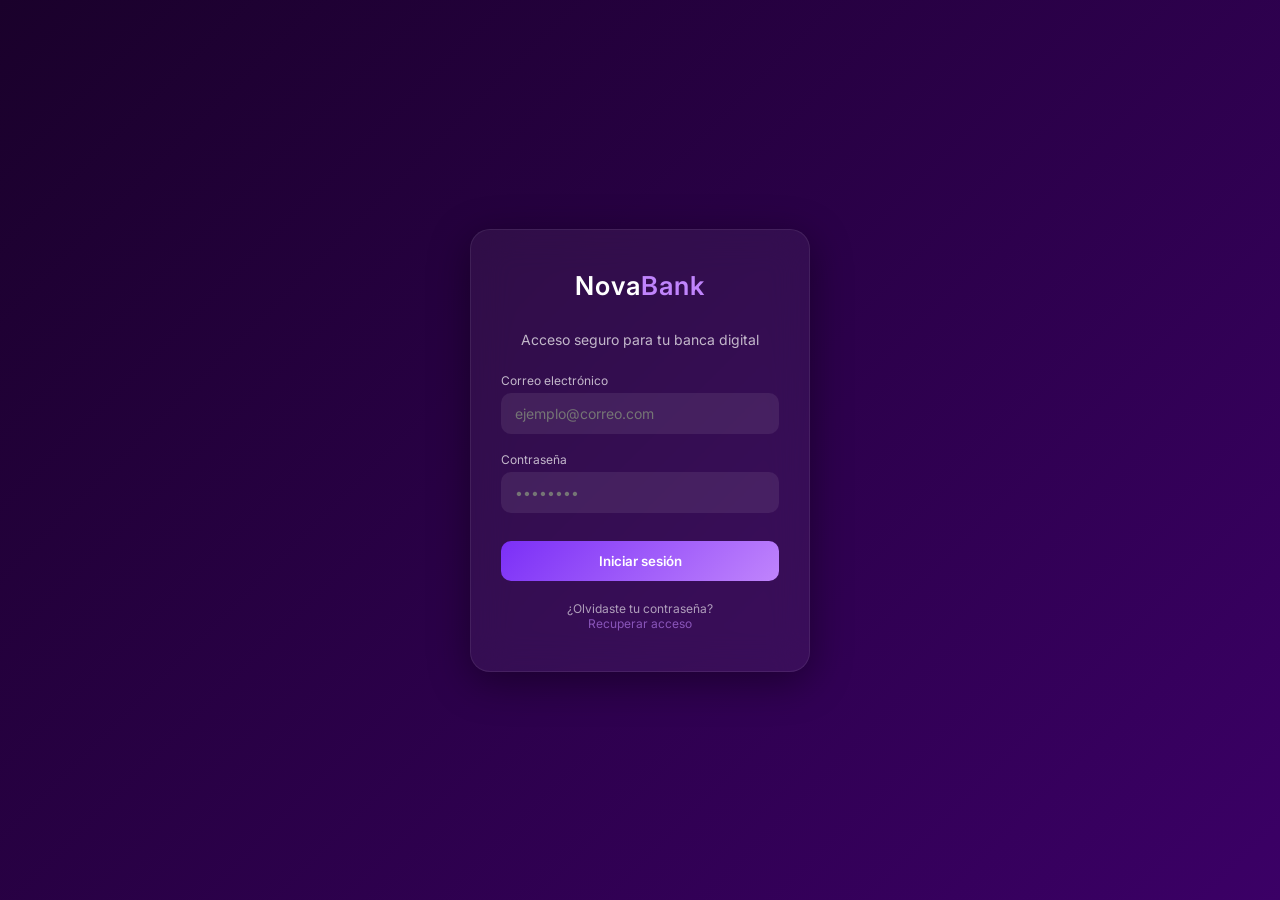
<file: Andrey/Index.html>
<!DOCTYPE html>
<html lang="es">
<head>
    <meta charset="UTF-8">
    <title>NovaBank | Acceso</title>
    <meta name="viewport" content="width=device-width, initial-scale=1.0">

    <link href="https://fonts.googleapis.com/css2?family=Inter:wght@300;400;600&display=swap" rel="stylesheet">
    <link rel="stylesheet" href="assets/css/styles.css">
</head>
<body>

    <div class="glow"></div>

    <div class="container">
        <div class="login-card">

            <div class="logo">
                <h1>Nova<span>Bank</span></h1>
            </div>

            <div class="subtitle">
                Acceso seguro para tu banca digital
            </div>

            <form>
                <div class="input-group">
                    <label>Correo electrónico</label>
                    <input type="email" placeholder="ejemplo@correo.com" required>
                </div>

                <div class="input-group">
                    <label>Contraseña</label>
                    <input type="password" placeholder="••••••••" required>
                </div>

                <button class="btn">Iniciar sesión</button>
            </form>

            <div class="footer">
                ¿Olvidaste tu contraseña?<br>
                <a href="#">Recuperar acceso</a>
            </div>

        </div>
    </div>

</body>
</html>
</file>
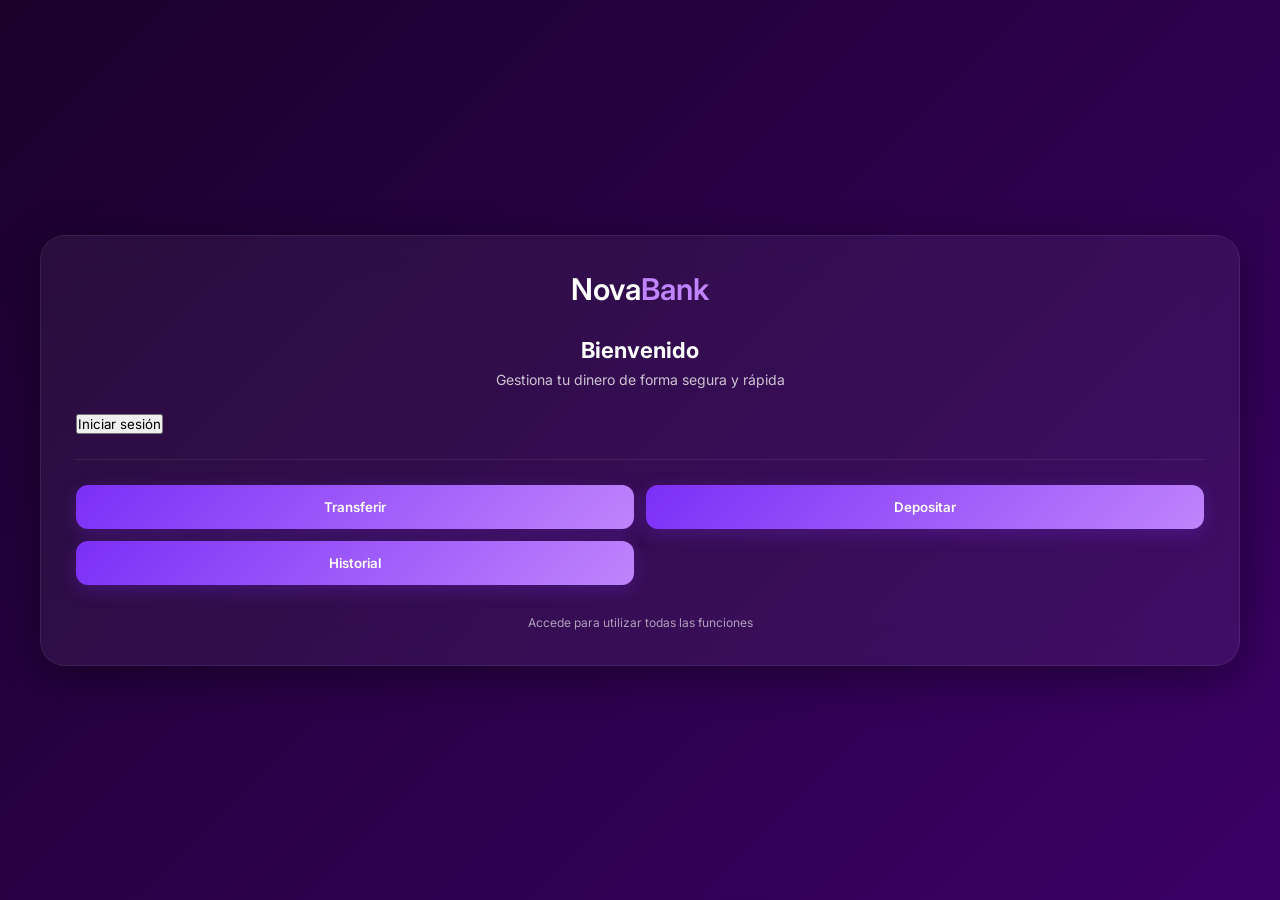
<file: Andrey/home.html>
<!DOCTYPE html>
<html lang="es">
<head>
    <meta charset="UTF-8">
    <title>NovaBank | Bienvenida</title>
    <meta name="viewport" content="width=device-width, initial-scale=1.0">

    <link href="https://fonts.googleapis.com/css2?family=Inter:wght@300;400;600&display=swap" rel="stylesheet">
    <link rel="stylesheet" href="assets/css/home.css">
</head>
<body>

    <div class="glow"></div>

    <div class="container">
        <div class="home-card">

            <div class="logo">
                <h1>Nova<span>Bank</span></h1>
            </div>

            <div class="welcome">
                <h2>Bienvenido</h2>
                <p>Gestiona tu dinero de forma segura y rápida</p>
            </div>

            <button class="btn login-btn">Iniciar sesión</button>

            <div class="divider"></div>

            <div class="actions">
                <button>Transferir</button>
                <button>Depositar</button>
                <button>Historial</button>
            </div>

            <div class="footer">
                Accede para utilizar todas las funciones
            </div>

        </div>
    </div>

</body>
</html>
</file>
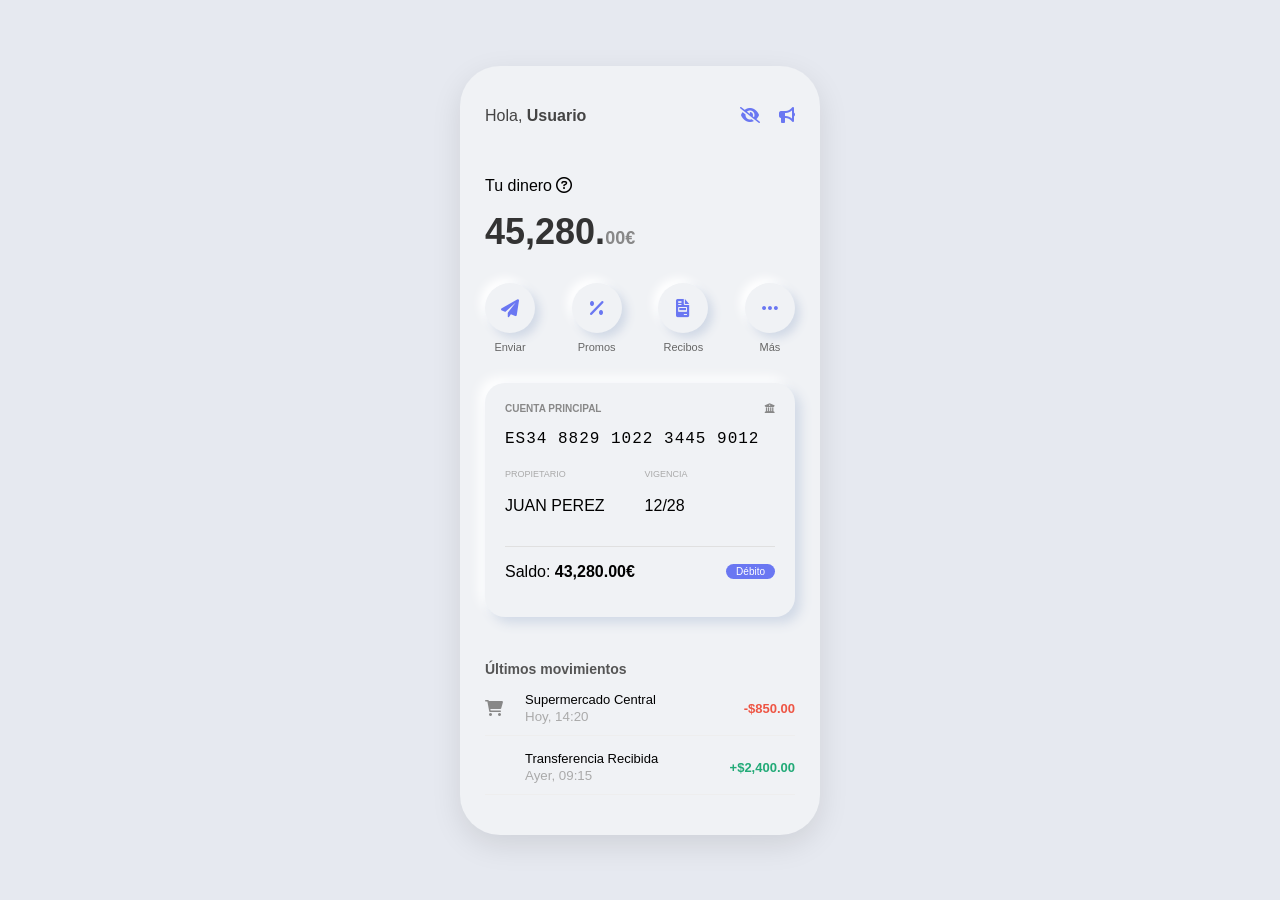
<file: Derek/cuenta.html>
<!DOCTYPE html>
<html lang="es">
<head>
    <meta charset="UTF-8">
    <title>Mi Cuenta - Dashboard</title>
    <link rel="stylesheet" href="https://cdnjs.cloudflare.com/ajax/libs/font-awesome/6.0.0/css/all.min.css">
    <link rel="stylesheet" href="style.css">
</head>
<body>
    <div class="phone-frame dashboard">
        <div class="header-bank">
            <p>Hola, <strong>Usuario</strong></p>
            <div class="header-icons">
                <i class="fa-solid fa-eye-slash"></i>
                <i class="fa-solid fa-bullhorn"></i>
            </div>
        </div>

        <div class="balance-section">
            <p class="label-small">Tu dinero <i class="fa-regular fa-circle-question"></i></p>
            <h2 class="main-balance">45,280.<span>00€</span></h2>
        </div>

        <div class="quick-actions">
            <div class="action-item"><div class="circle-btn"><i class="fa-solid fa-paper-plane"></i></div><span>Enviar</span></div>
            <div class="action-item"><div class="circle-btn"><i class="fa-solid fa-percent"></i></div><span>Promos</span></div>
            <div class="action-item"><div class="circle-btn"><i class="fa-solid fa-file-invoice"></i></div><span>Recibos</span></div>
            <div class="action-item"><div class="circle-btn"><i class="fa-solid fa-ellipsis"></i></div><span>Más</span></div>
        </div>

        <div class="card-info neumorph-card">
            <div class="card-header">
                <span>CUENTA PRINCIPAL</span>
                <i class="fa-solid fa-building-columns"></i>
            </div>
            <p class="acc-number">ES34 8829 1022 3445 9012</p>
            <div class="card-details">
                <div><small>Propietario</small><p>JUAN PEREZ</p></div>
                <div><small>Vigencia</small><p>12/28</p></div>
            </div>
            <div class="card-footer">
                <p>Saldo: <strong>43,280.00€</strong></p>
                <span class="badge">Débito</span>
            </div>
        </div>

        <div class="transactions-section">
            <p class="section-title">Últimos movimientos</p>
            <div class="transaction-item">
                <i class="fa-solid fa-cart-shopping"></i>
                <div class="trans-info">
                    <p>Supermercado Central</p>
                    <small>Hoy, 14:20</small>
                </div>
                <span class="amount negative">-$850.00</span>
            </div>
            <div class="transaction-item">
                <i class="fa-solid fa-money-bill-transfer"></i>
                <div class="trans-info">
                    <p>Transferencia Recibida</p>
                    <small>Ayer, 09:15</small>
                </div>
                <span class="amount positive">+$2,400.00</span>
            </div>
        </div>
    </div>
</body>
</html>
</file>
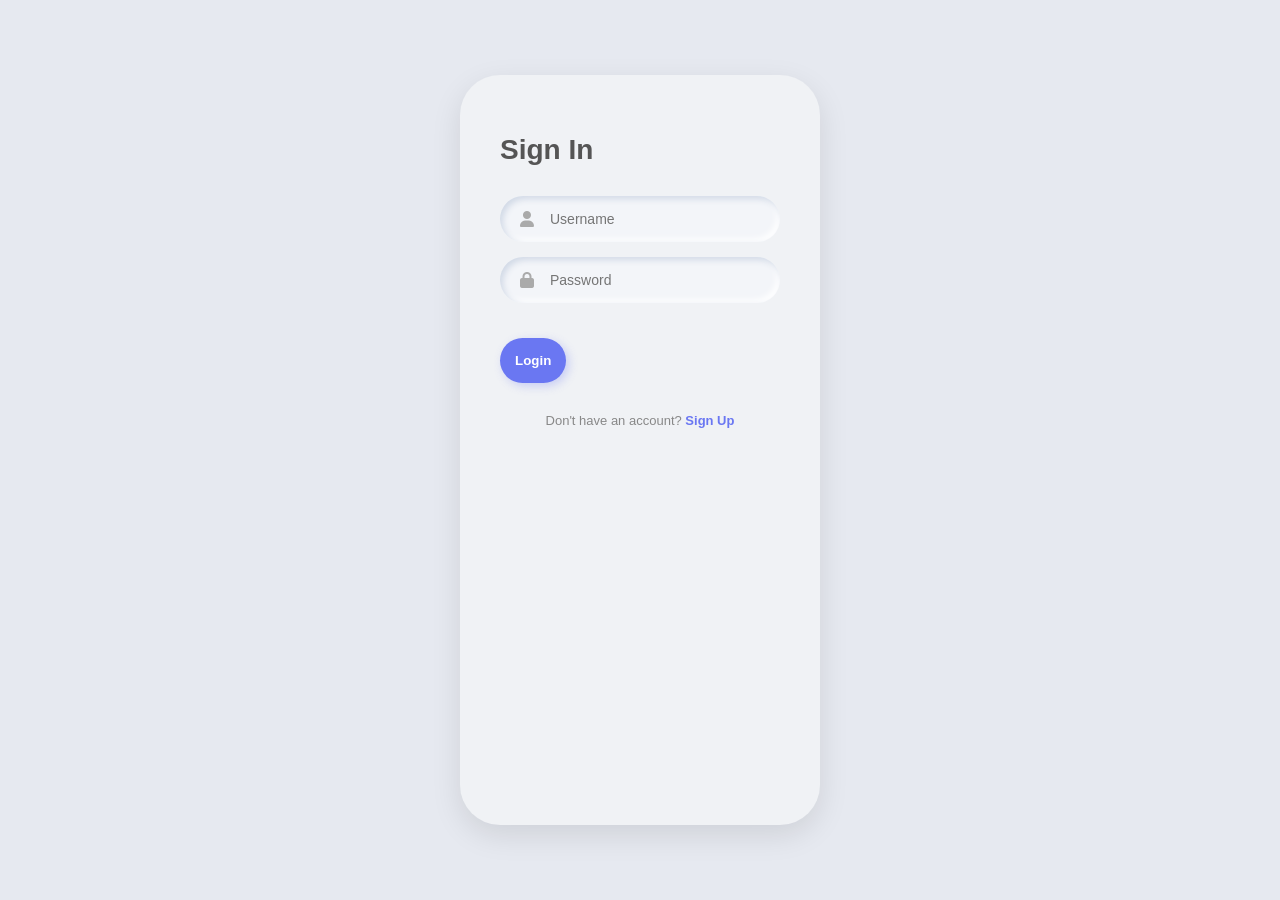
<file: Derek/Interfaz.html>
<!DOCTYPE html>
<html lang="es">
<head>
    <meta charset="UTF-8">
    <title>Sign In</title>
    <link rel="stylesheet" href="https://cdnjs.cloudflare.com/ajax/libs/font-awesome/6.0.0/css/all.min.css">
    <link rel="stylesheet" href="style.css">
</head>
<body>
    <div class="phone-frame">
        <h1>Sign In</h1>
        <form>
            <div class="input-group">
                <i class="fa-solid fa-user icon-left"></i>
                <input type="text" placeholder="Username" required>
            </div>
            <div class="input-group">
                <i class="fa-solid fa-lock icon-left"></i>
                <input type="password" placeholder="Password" required>
            </div>
            <button type="submit" class="submit-btn">Login</button>
        </form>
        <div class="footer-text">
            Don't have an account? <a href="signup.html" class="link-azul">Sign Up</a>
        </div>
    </div>
</body>
</html>
</file>
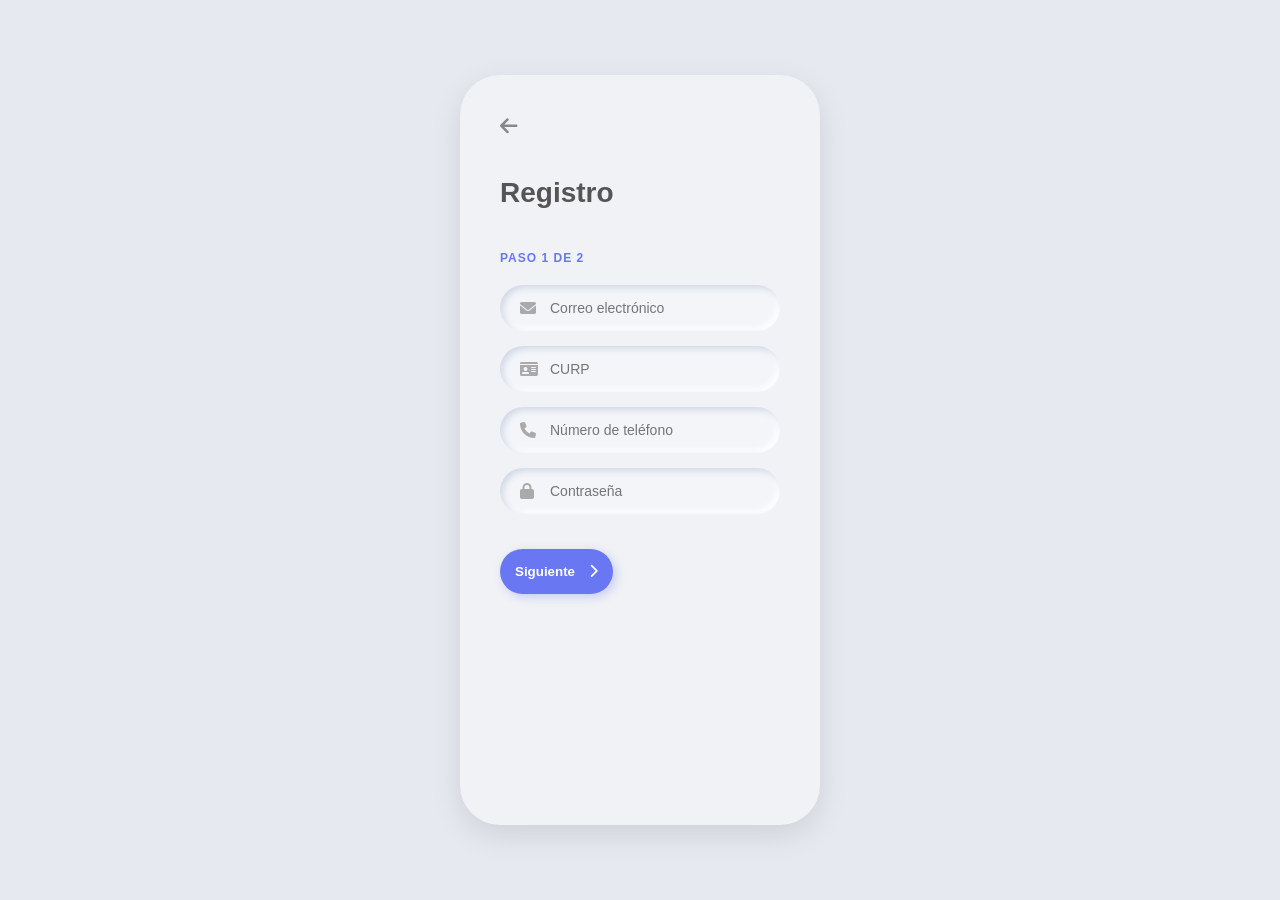
<file: Derek/signup.html>
<!DOCTYPE html>
<html lang="es">
<head>
    <meta charset="UTF-8">
    <title>Registro - Paso 1</title>
    <link rel="stylesheet" href="https://cdnjs.cloudflare.com/ajax/libs/font-awesome/6.0.0/css/all.min.css">
    <link rel="stylesheet" href="style.css">
</head>
<body>
    <div class="phone-frame">
        <div class="back-button"><a href="index.html" style="color:inherit;"><i class="fa-solid fa-arrow-left"></i></a></div>
        <h1>Registro</h1>
        <p class="step-text">Paso 1 de 2</p>

        <form action="datos_personales.html" method="GET">
            <div class="input-group">
                <i class="fa-solid fa-envelope icon-left"></i>
                <input type="email" placeholder="Correo electrónico" required>
            </div>
            <div class="input-group">
                <i class="fa-solid fa-id-card icon-left"></i>
                <input type="text" placeholder="CURP" maxlength="18" required style="text-transform: uppercase;">
            </div>
            <div class="input-group">
                <i class="fa-solid fa-phone icon-left"></i>
                <input type="tel" placeholder="Número de teléfono" maxlength="10" required>
            </div>
            <div class="input-group">
                <i class="fa-solid fa-lock icon-left"></i>
                <input type="password" placeholder="Contraseña" required>
            </div>

            <!-- Botón Siguiente que lleva a la tercera página -->
            <button type="submit" class="submit-btn">Siguiente <i class="fa-solid fa-chevron-right"></i></button>
        </form>
    </div>
</body>
</html>
</file>
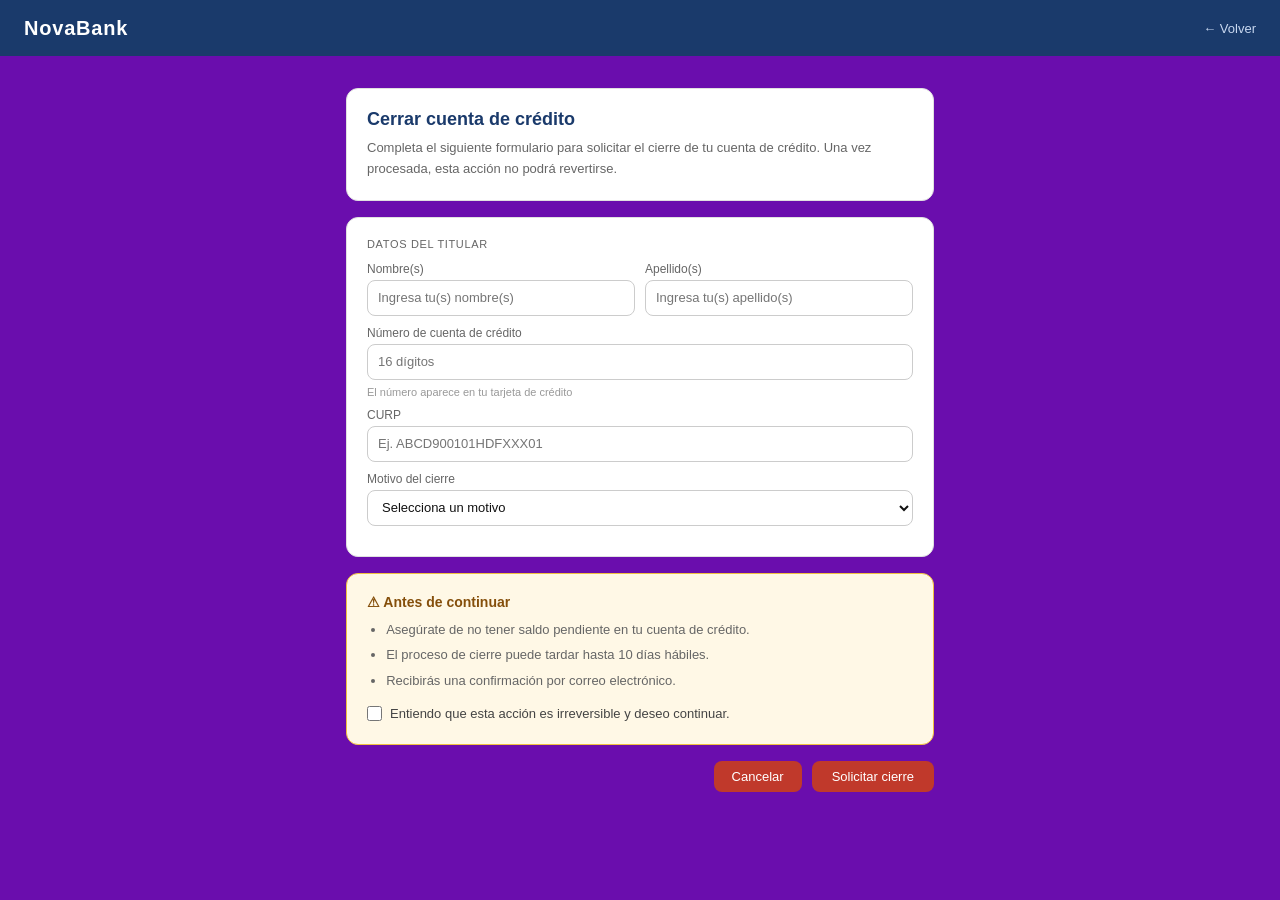
<file: Diego/cerrarCuenta/cerrar_cuenta.html>
<!DOCTYPE html>
<html lang="es">
<head>
  <meta charset="UTF-8">
  <meta name="viewport" content="width=device-width, initial-scale=1.0">
  <title>NovaBank — Cerrar cuenta de crédito</title>
  <link rel="stylesheet" href="cerrar_cuenta.css">
</head>
<body>

  
  <nav class="navbar">
    <span class="navbar-brand">NovaBank</span>
    <a class="btn-volver" href="main.html">← Volver</a>
  </nav>

  <main class="main-content">

    <div class="card encabezado">
      <h2>Cerrar cuenta de crédito</h2>
      <p>Completa el siguiente formulario para solicitar el cierre de tu cuenta de crédito. Una vez procesada, esta acción no podrá revertirse.</p>
    </div>

    <div class="card">
      <p class="section-label">Datos del titular</p>

      <div class="row2">
        <div class="field">
          <label for="nombre">Nombre(s)</label>
          <input type="text" id="nombre" placeholder="Ingresa tu(s) nombre(s)">
        </div>
        <div class="field">
          <label for="apellido">Apellido(s)</label>
          <input type="text" id="apellido" placeholder="Ingresa tu(s) apellido(s)">
        </div>
      </div>

      <div class="field">
        <label for="num-cuenta">Número de cuenta de crédito</label>
        <input type="text" id="num-cuenta" placeholder="16 dígitos" maxlength="16">
        <span class="hint">El número aparece en tu tarjeta de crédito</span>
      </div>

      <div class="field">
        <label for="curp">CURP</label>
        <input type="text" id="curp" placeholder="Ej. ABCD900101HDFXXX01" maxlength="18">
      </div>

      <div class="field">
        <label for="motivo">Motivo del cierre</label>
        <select id="motivo">
          <option value="" disabled selected>Selecciona un motivo</option>
          <option value="no_uso">Ya no la utilizo</option>
          <option value="comisiones">Comisiones elevadas</option>
          <option value="otro_banco">Me cambio a otro banco</option>
          <option value="deuda">Quiero saldar mi deuda</option>
          <option value="otro">Otro</option>
        </select>
      </div>

      <div class="field" id="campo-otro" style="display:none;">
        <label for="otro-motivo">Especifica el motivo</label>
        <input type="text" id="otro-motivo" placeholder="Describe tu motivo">
      </div>
    </div>

    <div class="card aviso">
      <p class="aviso-titulo">⚠ Antes de continuar</p>
      <ul>
        <li>Asegúrate de no tener saldo pendiente en tu cuenta de crédito.</li>
        <li>El proceso de cierre puede tardar hasta 10 días hábiles.</li>
        <li>Recibirás una confirmación por correo electrónico.</li>
      </ul>
      <div class="campo-check">
        <input type="checkbox" id="acepto">
        <label for="acepto">Entiendo que esta acción es irreversible y deseo continuar.</label>
      </div>
    </div>

    <div class="actions">
      <a class="btn-cancelar" href="main.html">Cancelar</a>
      <button class="btn-confirmar" onclick="confirmar()">Solicitar cierre</button>
    </div>

    <div class="toast" id="toast">
      <svg viewBox="0 0 24 24"><polyline points="20 6 9 17 4 12"/></svg>
      Solicitud enviada correctamente. Te contactaremos pronto.
    </div>

  </main>

  <script src="cerrar_cuenta.js"></script>
</body>
</html>
</file>
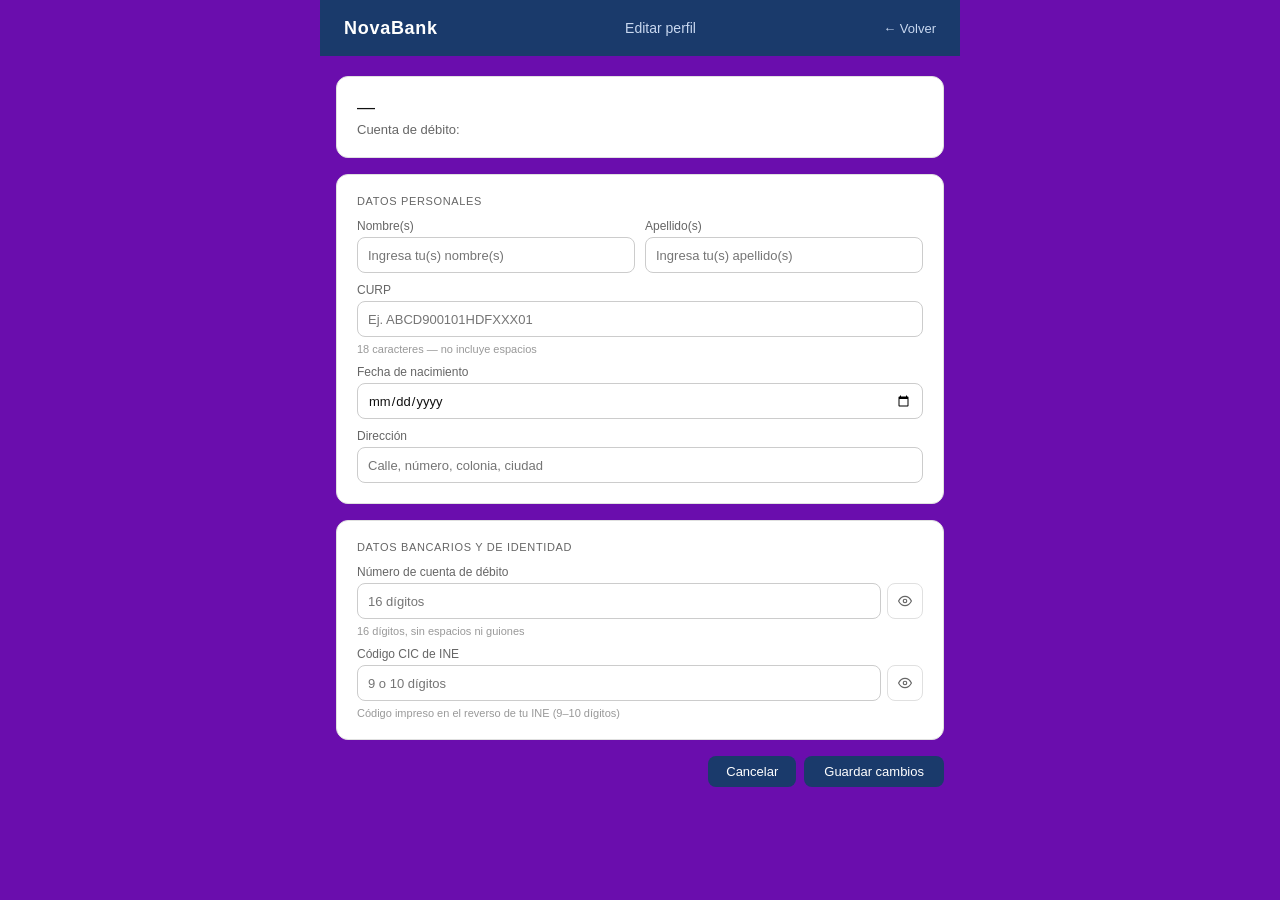
<file: Diego/editP/perfil.html>
<!DOCTYPE html>
<html lang="es">
<head>
  <meta charset="UTF-8">
  <meta name="viewport" content="width=device-width, initial-scale=1.0">
  <title>NovaBank — Editar perfil</title>
  <link rel="stylesheet" href="css/styles.css">
</head>
<body>

<div class="page">

  <!-- Barra superior -->
  <nav class="topbar">
    <span class="topbar-brand">NovaBank</span>
    <span class="topbar-title">Editar perfil</span>
    <a class="topbar-back" href="main.html">← Volver</a>
  </nav>

  <div class="content">

    <!-- Toast de confirmación -->
    <div class="toast" id="toast">
      <svg viewBox="0 0 24 24"><polyline points="20 6 9 17 4 12"/></svg>
      Cambios guardados correctamente
    </div>

    <!-- Encabezado de perfil -->
    <div class="card profile-header">
      <h2 id="display-name">—</h2>
      <p>Cuenta de débito:</p>
    </div>

    <!-- Datos personales -->
    <div class="card">
      <p class="section-label">Datos personales</p>

      <div class="row2">
        <div class="field">
          <label for="nombre">Nombre(s)</label>
          <input type="text" id="nombre" placeholder="Ingresa tu(s) nombre(s)">
        </div>
        <div class="field">
          <label for="apellido">Apellido(s)</label>
          <input type="text" id="apellido" placeholder="Ingresa tu(s) apellido(s)">
        </div>
      </div>

      <div class="field">
        <label for="curp">CURP</label>
        <input type="text" id="curp" placeholder="Ej. ABCD900101HDFXXX01" maxlength="18">
        <span class="hint">18 caracteres — no incluye espacios</span>
      </div>

      <div class="field">
        <label for="fecha">Fecha de nacimiento</label>
        <input type="date" id="fecha">
      </div>

      <div class="field">
        <label for="direccion">Dirección</label>
        <input type="text" id="direccion" placeholder="Calle, número, colonia, ciudad">
      </div>
    </div>

    <!-- Datos bancarios -->
    <div class="card">
      <p class="section-label">Datos bancarios y de identidad</p>

      <div class="field">
        <label for="num-cuenta">Número de cuenta de débito</label>
        <div class="sensitive-row">
          <input type="password" id="num-cuenta" placeholder="16 dígitos" maxlength="16">
          <button class="toggle-eye" onclick="toggleVis('num-cuenta', this)" title="Mostrar/ocultar">
            <svg viewBox="0 0 24 24">
              <path d="M1 12s4-8 11-8 11 8 11 8-4 8-11 8-11-8-11-8z"/>
              <circle cx="12" cy="12" r="3"/>
            </svg>
          </button>
        </div>
        <span class="hint">16 dígitos, sin espacios ni guiones</span>
      </div>

      <div class="field">
        <label for="cic">Código CIC de INE</label>
        <div class="sensitive-row">
          <input type="password" id="cic" placeholder="9 o 10 dígitos" maxlength="10">
          <button class="toggle-eye" onclick="toggleVis('cic', this)" title="Mostrar/ocultar">
            <svg viewBox="0 0 24 24">
              <path d="M1 12s4-8 11-8 11 8 11 8-4 8-11 8-11-8-11-8z"/>
              <circle cx="12" cy="12" r="3"/>
            </svg>
          </button>
        </div>
        <span class="hint">Código impreso en el reverso de tu INE (9–10 dígitos)</span>
      </div>
    </div>

    <!-- Botones de acción -->
    <div class="actions">
      <button class="btn-cancel" onclick="resetForm()">Cancelar</button>
      <button class="btn-save" onclick="guardar()">Guardar cambios</button>
    </div>

  </div>
</div>

<script src="js/perfil.js"></script>
</body>
</html>
</file>
<file: Andrey/assets/css/styles.css>
*{
    margin: 0;
    padding: 0;
    box-sizing: border-box;
    font-family: 'Inter', sans-serif;
}

body{

    min-height: 100vh;

    background:
    linear-gradient(
        135deg,
        #1a012b,
        #3b0066
    );

    display: flex;

    justify-content: center;
    align-items: center;

    color: #fff;

    overflow: hidden;
}

.container{

    width: 100%;

    max-width: 380px;

    padding: 20px;
}

.login-card{

    background:
    rgba(255, 255, 255, 0.05);

    backdrop-filter: blur(18px);

    border-radius: 20px;

    padding: 40px 30px;

    box-shadow:
    0 10px 40px rgba(0,0,0,0.4);

    border:
    1px solid rgba(255,255,255,0.08);

    position: relative;

    z-index: 1;
}

.profile-container{

    width: 100%;

    max-width: 520px;

    padding: 20px;
}

.profile-card{

    width: 100%;

    max-width: 520px;

    max-height: 90vh;

    overflow-y: auto;

    background:
    rgba(255,255,255,0.05);

    backdrop-filter: blur(18px);

    border-radius: 20px;

    padding: 35px;

    box-shadow:
    0 10px 40px rgba(0,0,0,0.4);

    border:
    1px solid rgba(255,255,255,0.08);

    position: relative;

    z-index: 1;
}

.profile-card::-webkit-scrollbar{

    width: 8px;
}

.profile-card::-webkit-scrollbar-track{

    background: transparent;
}

.profile-card::-webkit-scrollbar-thumb{

    background:
    rgba(192,132,252,0.25);

    border-radius: 20px;
}

.profile-card::-webkit-scrollbar-thumb:hover{

    background:
    rgba(192,132,252,0.45);
}

.logo{

    text-align: center;

    margin-bottom: 30px;
}

.logo h1{

    font-size: 26px;

    font-weight: 600;

    letter-spacing: 1px;
}

.logo span{

    color: #c084fc;
}

.subtitle{

    text-align: center;

    font-size: 14px;

    opacity: 0.7;

    margin-bottom: 25px;
}

.input-group{

    margin-bottom: 18px;
}

.input-group label{

    font-size: 12px;

    opacity: 0.7;

    display: block;

    margin-bottom: 5px;
}

.input-group input{

    width: 100%;

    padding: 12px 14px;

    border-radius: 10px;

    border: none;

    outline: none;

    background:
    rgba(255,255,255,0.08);

    color: #fff;

    font-size: 14px;

    transition: 0.3s;
}

.input-group input:focus{

    background:
    rgba(255,255,255,0.15);

    box-shadow:
    0 0 0 1px #c084fc;
}

.btn{

    width: 100%;

    padding: 12px;

    border: none;

    border-radius: 10px;

    background:
    linear-gradient(
        135deg,
        #7b2ff7,
        #c084fc
    );

    color: white;

    font-weight: 600;

    cursor: pointer;

    transition: 0.3s;

    margin-top: 10px;
}

.btn:hover{

    opacity: 0.9;

    transform: translateY(-1px);
}

.footer{

    text-align: center;

    margin-top: 20px;

    font-size: 12px;

    opacity: 0.6;
}

.footer a{

    color: #c084fc;

    text-decoration: none;
}

.footer a:hover{

    text-decoration: underline;
}

.section-title{

    margin-top: 25px;

    margin-bottom: 12px;

    font-size: 15px;

    font-weight: 600;

    color: #c084fc;
}

.account-card{

    background:
    rgba(255,255,255,0.06);

    border:
    1px solid rgba(255,255,255,0.08);

    border-radius: 16px;

    padding: 18px;

    margin-bottom: 15px;

    transition: 0.3s;
}

.account-card:hover{

    transform: translateY(-2px);

    background:
    rgba(255,255,255,0.09);
}

.account-card p{

    margin-bottom: 10px;

    font-size: 14px;

    line-height: 1.5;
}

.account-card span{

    color: #c084fc;

    font-weight: 600;
}
.card-balance{

    font-size: 32px;

    font-weight: 600;

    margin-top: 10px;

    color: #fff;
}

.loading{

    text-align: center;

    opacity: 0.6;
}

.message{

    margin-top: 20px;

    padding: 14px;

    border-radius: 12px;

    background:
    rgba(192,132,252,0.15);

    border:
    1px solid rgba(192,132,252,0.3);

    text-align: center;

    font-size: 14px;
}

@media (max-width: 768px){

    body{

        overflow: auto;
    }

    .profile-card{

        max-height: 92vh;

        padding: 25px;
    }

    .login-card{

        padding: 35px 25px;
    }

    .logo h1{

        font-size: 22px;
    }

    .card-balance{

        font-size: 26px;
    }
}

.filter-box{

    display: none;

    margin-top: 20px;

    padding: 18px;

    border-radius: 16px;

    background:
    rgba(255,255,255,0.05);

    border:
    1px solid rgba(255,255,255,0.08);
}

.filter-box.active{

    display: block;
}
</file>
<file: Andrey/assets/css/home.css>
* {
    margin: 0;
    padding: 0;
    box-sizing: border-box;
    font-family: 'Inter', sans-serif;
}

body {

    min-height: 100vh;

    background:
    linear-gradient(
        135deg,
        #1a012b,
        #3b0066
    );

    display: flex;

    justify-content: center;

    align-items: center;

    color: #fff;

    padding: 40px 20px;

    overflow-x: hidden;
}

.container {

    width: 100%;

    max-width: 1200px;
}

.home-card,
.admin-card {

    width: 100%;

    background:
    rgba(255, 255, 255, 0.05);

    backdrop-filter: blur(18px);

    border-radius: 25px;

    padding: 35px;

    box-shadow:
    0 10px 40px rgba(0,0,0,0.4);

    border:
    1px solid rgba(255,255,255,0.08);

    position: relative;

    z-index: 1;
}

.logo {

    text-align: center;

    margin-bottom: 30px;
}

.logo h1 {

    font-size: 30px;

    font-weight: 600;
}

.logo span {

    color: #c084fc;
}

.welcome {

    text-align: center;

    margin-bottom: 25px;
}

.welcome h2 {

    font-size: 22px;

    margin-bottom: 8px;
}

.welcome p {

    font-size: 14px;

    opacity: 0.75;
}

.divider {

    height: 1px;

    background:
    rgba(255,255,255,0.08);

    margin: 25px 0;
}

.accounts-container {

    display: flex;

    flex-direction: column;

    gap: 18px;
}

.bank-card {

    background:
    rgba(255,255,255,0.07);

    border:
    1px solid rgba(255,255,255,0.08);

    border-radius: 20px;

    padding: 22px;

    transition: 0.3s;
}

.bank-card:hover {

    transform: translateY(-2px);

    background:
    rgba(255,255,255,0.10);
}

.bank-card h3 {

    color: #c084fc;

    font-size: 15px;

    margin-bottom: 12px;

    letter-spacing: 1px;
}

.card-number {

    font-size: 14px;

    opacity: 0.65;

    margin-bottom: 20px;
}

.card-balance {

    font-size: 32px;

    font-weight: 600;

    margin-bottom: 15px;
}

.card-status {

    font-size: 13px;

    opacity: 0.7;
}

.actions {

    display: grid;

    grid-template-columns: 1fr 1fr;

    gap: 12px;
}

.actions button {

    padding: 14px;

    border: none;

    border-radius: 12px;

    background:
    linear-gradient(
        135deg,
        #7b2ff7,
        #c084fc
    );

    color: white;

    font-weight: 600;

    cursor: pointer;

    transition: 0.3s;

    box-shadow:
    0 5px 18px rgba(123,47,247,0.25);
}

.actions button:hover {

    opacity: 0.92;

    transform: translateY(-2px);

    box-shadow:
    0 8px 22px rgba(123,47,247,0.35);
}

.table-container {

    width: 100%;

    overflow-x: auto;

    margin-top: 20px;
}

.modern-table {

    width: 100%;

    border-collapse: collapse;

    background:
    rgba(255,255,255,0.04);

    border:
    1px solid rgba(255,255,255,0.08);

    border-radius: 18px;

    overflow: hidden;
}

.modern-table thead {

    background:
    rgba(255,255,255,0.06);
}

.modern-table th {

    padding: 16px;

    text-align: left;

    font-size: 13px;

    color: #c084fc;

    font-weight: 600;
}

.modern-table td {

    padding: 16px;

    font-size: 14px;

    border-top:
    1px solid rgba(255,255,255,0.05);
}

.modern-table tr:hover {

    background:
    rgba(255,255,255,0.04);
}

.badge {

    padding: 7px 14px;

    border-radius: 999px;

    font-size: 12px;

    font-weight: 600;

    display: inline-block;
}

.badge-active {

    background:
    rgba(34,197,94,0.15);

    color: #4ade80;
}

.badge-inactive {

    background:
    rgba(239,68,68,0.15);

    color: #f87171;
}

.badge-admin {

    background:
    rgba(192,132,252,0.15);

    color: #c084fc;
}

.badge-client {

    background:
    rgba(255,255,255,0.08);

    color: #ddd;
}

.action-btn {

    padding: 10px 16px;

    border-radius: 10px;

    text-decoration: none;

    font-size: 13px;

    font-weight: 600;

    transition: 0.3s;

    display: inline-block;
}

.btn-disable {

    background:
    rgba(239,68,68,0.15);

    color: #f87171;
}

.btn-disable:hover {

    background:
    rgba(239,68,68,0.25);
}

.btn-enable {

    background:
    rgba(34,197,94,0.15);

    color: #4ade80;
}

.btn-enable:hover {

    background:
    rgba(34,197,94,0.25);
}

.footer {

    margin-top: 30px;

    text-align: center;

    font-size: 12px;

    opacity: 0.6;
}

@media (max-width: 600px) {

    .home-card,
    .admin-card {

        padding: 25px;
    }

    .card-balance {

        font-size: 28px;
    }

    .actions {

        grid-template-columns: 1fr;
    }

    .modern-table th,
    .modern-table td {

        padding: 12px;

        font-size: 12px;
    }
}

/* =========================
   TABLA ADMIN
========================= */

.admin-card {

    width: 100%;

    max-width: 1200px;
}

.table-wrapper {

    overflow-x: auto;
}

.admin-table {

    width: 100%;

    border-collapse: collapse;

    margin-top: 10px;
}

.admin-table thead {

    background:
    rgba(255,255,255,0.06);
}

.admin-table th {

    padding: 18px;

    text-align: left;

    font-size: 13px;

    color: #c084fc;

    font-weight: 600;
}

.admin-table td {

    padding: 18px;

    border-top:
    1px solid rgba(255,255,255,0.06);

    font-size: 14px;
}

.admin-table tbody tr {

    transition: 0.3s;
}

.admin-table tbody tr:hover {

    background:
    rgba(255,255,255,0.04);
}



/* =========================
   BADGES
========================= */

.status,
.role {

    padding: 6px 12px;

    border-radius: 999px;

    font-size: 12px;

    font-weight: 600;
}

.active {

    background:
    rgba(34,197,94,0.15);

    color: #4ade80;
}

.inactive {

    background:
    rgba(239,68,68,0.15);

    color: #f87171;
}

.admin {

    background:
    rgba(192,132,252,0.15);

    color: #c084fc;
}

.client {

    background:
    rgba(255,255,255,0.08);

    color: #ddd;
}



/* =========================
   BOTONES TABLA
========================= */

.table-btn {

    padding: 10px 14px;

    border-radius: 10px;

    text-decoration: none;

    font-size: 13px;

    font-weight: 600;

    transition: 0.3s;
}

.danger {

    background:
    rgba(239,68,68,0.15);

    color: #f87171;
}

.danger:hover {

    background:
    rgba(239,68,68,0.25);
}

.success {

    background:
    rgba(34,197,94,0.15);

    color: #4ade80;
}

.success:hover {

    background:
    rgba(34,197,94,0.25);
}
</file>
<file: Derek/style.css>
body {
    margin: 0;
    display: flex;
    justify-content: center;
    align-items: center;
    min-height: 100vh;
    font-family: 'Segoe UI', sans-serif;
    background-color: #E6E9F0;
}

.phone-frame {
    width: 360px;
    height: auto; /* Ajustado para que quepan los nuevos campos */
    min-height: 750px;
    background-color: #F0F2F5;
    border-radius: 40px;
    box-shadow: 0 10px 30px rgba(0,0,0,0.1);
    padding: 40px;
    display: flex;
    flex-direction: column;
    box-sizing: border-box;
}

.back-button { color: #888; font-size: 20px; margin-bottom: 20px; }

h1 { font-size: 28px; color: #555; margin-bottom: 30px; font-weight: 600; }

.input-group { position: relative; margin-bottom: 15px; }

input {
    width: 100%;
    padding: 15px 15px 15px 50px;
    border: none;
    background-color: #F3F5F9;
    border-radius: 100px;
    box-shadow: inset 3px 3px 6px #d1d9e6, inset -3px -3px 6px #ffffff;
    box-sizing: border-box;
    font-size: 14px;
}

input:focus { outline: none; }

.icon-left { position: absolute; left: 20px; top: 50%; transform: translateY(-50%); color: #aaa; }

.submit-btn {
    background-color: #6A77F2;
    color: white;
    border: none;
    padding: 15px;
    border-radius: 100px;
    cursor: pointer;
    font-weight: 600;
    margin-top: 20px;
    box-shadow: 3px 3px 10px rgba(106, 119, 242, 0.3);
    transition: 0.3s;
}

.submit-btn:hover { background-color: #5865e1; }

.footer-text { margin-top: 30px; text-align: center; color: #888; font-size: 13px; }
.link-azul { color: #6A77F2; text-decoration: none; font-weight: 600; }

#status { padding: 10px; border-radius: 10px; display: none; margin-bottom: 15px; font-size: 13px; text-align: center; }
.error { background: #fee; color: #c33; border: 1px solid #fcc; }
.success { background: #efe; color: #3c3; border: 1px solid #cfc; }
.step-text {
    font-size: 12px;
    color: #6A77F2;
    font-weight: bold;
    margin-bottom: 20px;
    text-transform: uppercase;
    letter-spacing: 1px;
}

/* Estilo especial para el selector de género */
.custom-select {
    width: 100%;
    padding: 15px 15px 15px 50px;
    border: none;
    background-color: #F3F5F9;
    border-radius: 100px;
    box-shadow: inset 3px 3px 6px #d1d9e6, inset -3px -3px 6px #ffffff;
    color: #888;
    appearance: none; /* Quita la flecha por defecto */
    font-size: 14px;
}

/* Icono a la derecha del botón Siguiente */
.submit-btn i {
    margin-left: 10px;
    font-size: 14px;
}
.nip-container input {
    background-color: #e0e5ec; /* Color ligeramente distinto */
    font-weight: bold;
    color: #6A77F2;
    cursor: default;
}

.help-text {
    display: block;
    font-size: 11px;
    color: #aaa;
    margin-top: 5px;
    margin-left: 20px;
}

/* Ajuste para el alto de la tarjeta si hay muchos campos */
.phone-frame {
    height: auto;
    padding-bottom: 50px;
}

/* Contenedor específico para el Dashboard */
.dashboard {
    justify-content: flex-start;
    padding: 25px;
    background-color: #F0F2F5;
}

.header-bank {
    display: flex;
    justify-content: space-between;
    align-items: center;
    margin-bottom: 20px;
    color: #444;
}

.header-icons i { margin-left: 15px; color: #6A77F2; cursor: pointer; }

.main-balance { font-size: 36px; margin: 5px 0 30px 0; color: #333; }
.main-balance span { font-size: 18px; color: #888; }

.quick-actions {
    display: flex;
    justify-content: space-between;
    margin-bottom: 30px;
}

.action-item { text-align: center; font-size: 11px; color: #666; }

.circle-btn {
    width: 50px;
    height: 50px;
    background: #F0F2F5;
    border-radius: 50%;
    display: flex;
    justify-content: center;
    align-items: center;
    margin-bottom: 8px;
    box-shadow: 5px 5px 10px #d1d9e6, -5px -5px 10px #ffffff;
    color: #6A77F2;
    font-size: 18px;
}

/* Tarjeta Neumórfica */
.neumorph-card {
    padding: 20px;
    border-radius: 20px;
    box-shadow: 6px 6px 12px #d1d9e6, -6px -6px 12px #ffffff;
    margin-bottom: 30px;
    background: #F0F2F5;
}

.card-header { display: flex; justify-content: space-between; color: #888; font-size: 10px; font-weight: bold; margin-bottom: 15px; }
.acc-number { font-family: 'Courier New', monospace; font-size: 16px; margin-bottom: 15px; letter-spacing: 1px; }
.card-details { display: flex; gap: 40px; margin-bottom: 15px; }
.card-details small { font-size: 9px; color: #aaa; text-transform: uppercase; }
.card-footer { display: flex; justify-content: space-between; align-items: center; border-top: 1px solid #e0e0e0; pt: 10px; }

.badge { background: #6A77F2; color: white; padding: 2px 10px; border-radius: 10px; font-size: 10px; }

/* Transacciones */
.section-title { font-size: 14px; font-weight: bold; color: #555; margin-bottom: 15px; }
.transaction-item {
    display: flex;
    align-items: center;
    margin-bottom: 15px;
    padding-bottom: 10px;
    border-bottom: 1px solid #eee;
}
.transaction-item i { width: 40px; color: #888; }
.trans-info { flex-grow: 1; }
.trans-info p { font-size: 13px; margin: 0; font-weight: 500; }
.trans-info small { color: #aaa; }
.amount { font-weight: bold; font-size: 13px; }
.negative { color: #e54; }
.positive { color: #2a7; }
</file>
<file: Diego/cerrarCuenta/cerrar_cuenta.css>
* {
  box-sizing: border-box;
  margin: 0;
  padding: 0;
}

body {
  background: #6a0dad;
  font-family: Arial, sans-serif;
  min-height: 100vh;
}

.navbar {
  background: #1a3a6b;
  height: 56px;
  display: flex;
  align-items: center;
  justify-content: space-between;
  padding: 0 1.5rem;
  position: sticky;
  top: 0;
  z-index: 10;
}

.navbar-brand {
  color: white;
  font-size: 20px;
  font-weight: 700;
  letter-spacing: 0.04em;
}

.btn-volver {
  color: #c9d8f0;
  font-size: 13px;
  text-decoration: none;
  transition: color 0.2s;
}

.btn-volver:hover {
  color: white;
}

.main-content {
  max-width: 620px;
  margin: 2rem auto;
  padding: 0 1rem 3rem;
}

.card {
  background: #ffffff;
  border: 0.5px solid #e0e0e0;
  border-radius: 12px;
  padding: 1.25rem;
  margin-bottom: 1rem;
}


.encabezado h2 {
  font-size: 18px;
  font-weight: 700;
  color: #1a3a6b;
  margin-bottom: 8px;
}

.encabezado p {
  font-size: 13px;
  color: #666666;
  line-height: 1.6;
}

.section-label {
  font-size: 11px;
  font-weight: 500;
  color: #666666;
  text-transform: uppercase;
  letter-spacing: 0.06em;
  margin-bottom: 12px;
}

.row2 {
  display: grid;
  grid-template-columns: 1fr 1fr;
  gap: 10px;
}


.field {
  display: flex;
  flex-direction: column;
  gap: 4px;
  margin-bottom: 10px;
}

.field:last-child {
  margin-bottom: 0;
}

.field label {
  font-size: 12px;
  color: #666666;
}

.field input,
.field select {
  height: 36px;
  border-radius: 8px;
  border: 0.5px solid #cccccc;
  background: #ffffff;
  color: #111111;
  padding: 0 10px;
  font-size: 13px;
  font-family: Arial, sans-serif;
  outline: none;
  transition: border 0.15s;
}

.field input:focus,
.field select:focus {
  border: 1px solid #3a82f7;
}

.hint {
  font-size: 11px;
  color: #999999;
  margin-top: 2px;
}


.aviso {
  background: #fff8e6;
  border: 0.5px solid #f0c040;
}

.aviso-titulo {
  font-size: 14px;
  font-weight: 600;
  color: #854f0b;
  margin-bottom: 10px;
}

.aviso ul {
  padding-left: 1.2rem;
  margin-bottom: 14px;
}

.aviso ul li {
  font-size: 13px;
  color: #666666;
  margin-bottom: 6px;
  line-height: 1.5;
}

.campo-check {
  display: flex;
  align-items: flex-start;
  gap: 8px;
}

.campo-check input[type="checkbox"] {
  margin-top: 2px;
  flex-shrink: 0;
  width: 15px;
  height: 15px;
  cursor: pointer;
}

.campo-check label {
  font-size: 13px;
  color: #444444;
  line-height: 1.5;
  cursor: pointer;
}


.actions {
  display: flex;
  justify-content: flex-end;
  gap: 10px;
}

.btn-cancelar {
  display: inline-flex;
  align-items: center;
  background: #c0392b;
  border: none;
  border-radius: 8px;
  padding: 8px 18px;
  font-size: 13px;
  cursor: pointer;
  color: white;
  font-family: Arial, sans-serif;
  text-decoration: none;
  transition: background 0.2s;
}

.btn-cancelar:hover {
  background:#a93226;
}

.btn-confirmar {
  background: #c0392b;
  border: none;
  border-radius: 8px;
  padding: 8px 20px;
  font-size: 13px;
  color: white;
  cursor: pointer;
  font-family: Arial, sans-serif;
  transition: background 0.2s;
}

.btn-confirmar:hover {
  background: #a93226;
}


.toast {
  display: none;
  background: #eaf3de;
  border: 0.5px solid #97c459;
  color: #3b6d11;
  border-radius: 8px;
  padding: 10px 14px;
  font-size: 13px;
  margin-top: 1rem;
  align-items: center;
  gap: 8px;
}

.toast svg {
  width: 14px;
  height: 14px;
  stroke: #3b6d11;
  fill: none;
  stroke-width: 2.5;
  stroke-linecap: round;
  stroke-linejoin: round;
  flex-shrink: 0;
}

.toast.show {
  display: flex;
}
</file>
<file: Diego/editP/css/styles.css>
* {
  box-sizing: border-box;
  margin: 0;
  padding: 0;
}

/* ── Página general ── */
body {
  background: #6a0dad;
  font-family: Arial, sans-serif;
  min-height: 100vh;
}

.page {
  max-width: 640px;
  margin: 0 auto;
}

/* ── Barra superior ── */
.topbar {
  background: #1a3a6b;
  height: 56px;
  display: flex;
  align-items: center;
  justify-content: space-between;
  padding: 0 1.5rem;
  position: sticky;
  top: 0;
  z-index: 10;
}

.topbar-brand {
  color: white;
  font-size: 18px;
  font-weight: 700;
  letter-spacing: 0.04em;
}

.topbar-title {
  color: #c9d8f0;
  font-size: 14px;
}

.topbar-back {
  color: #c9d8f0;
  font-size: 13px;
  text-decoration: none;
  transition: color 0.2s;
}

.topbar-back:hover {
  color: white;
}

/* ── Contenido ── */
.content {
  padding: 1.25rem 1rem 2rem;
}

/* ── Tarjetas ── */
.card {
  background: #ffffff;
  border: 0.5px solid #e0e0e0;
  border-radius: 12px;
  padding: 1.25rem;
  margin-bottom: 1rem;
}

/* ── Encabezado perfil ── */
.profile-header h2 {
  font-size: 18px;
  font-weight: 500;
  color: #111111;
}

.profile-header p {
  font-size: 13px;
  color: #666666;
  margin-top: 4px;
}

/* ── Etiqueta de sección ── */
.section-label {
  font-size: 11px;
  font-weight: 500;
  color: #666666;
  text-transform: uppercase;
  letter-spacing: 0.06em;
  margin-bottom: 12px;
}

/* ── Grid dos columnas ── */
.row2 {
  display: grid;
  grid-template-columns: 1fr 1fr;
  gap: 10px;
}

/* ── Campos ── */
.field {
  display: flex;
  flex-direction: column;
  gap: 4px;
  margin-bottom: 10px;
}

.field:last-child {
  margin-bottom: 0;
}

.field label {
  font-size: 12px;
  color: #666666;
}

.field input {
  height: 36px;
  border-radius: 8px;
  border: 0.5px solid #cccccc;
  background: #ffffff;
  color: #111111;
  padding: 0 10px;
  font-size: 13px;
  font-family: Arial, sans-serif;
  outline: none;
  transition: border 0.15s;
}

.field input:focus {
  border: 1px solid #3a82f7;
}

/* ── Texto de ayuda ── */
.hint {
  font-size: 11px;
  color: #999999;
  margin-top: 2px;
}

/* ── Fila campos sensibles ── */
.sensitive-row {
  display: flex;
  gap: 6px;
  align-items: center;
}

.sensitive-row input {
  flex: 1;
}

/* ── Botón ojo ── */
.toggle-eye {
  background: transparent;
  border: 0.5px solid #e0e0e0;
  border-radius: 8px;
  width: 36px;
  height: 36px;
  display: flex;
  align-items: center;
  justify-content: center;
  cursor: pointer;
  flex-shrink: 0;
}

.toggle-eye svg {
  width: 14px;
  height: 14px;
  stroke: #666666;
  fill: none;
  stroke-width: 2;
  stroke-linecap: round;
  stroke-linejoin: round;
}

/* ── Botones de acción ── */
.actions {
  display: flex;
  justify-content: flex-end;
  gap: 8px;
}

.btn-cancel {
  background: #1a3a6b;
  border: none;
  border-radius: 8px;
  padding: 8px 18px;
  font-size: 13px;
  cursor: pointer;
  color: white;
  font-family: Arial, sans-serif;
  transition: background 0.2s;
}

.btn-cancel:hover {
  background: #f0f0f0;
}

.btn-save {
  background: #1a3a6b;
  border: none;
  border-radius: 8px;
  padding: 8px 20px;
  font-size: 13px;
  color: white;
  cursor: pointer;
  font-family: Arial, sans-serif;
  transition: background 0.2s;
}

.btn-save:hover {
  background: #14305a;
}

/* ── Toast ── */
.toast {
  display: none;
  background: #eaf3de;
  border: 0.5px solid #97c459;
  color: #3b6d11;
  border-radius: 8px;
  padding: 10px 14px;
  font-size: 13px;
  margin-bottom: 1rem;
  align-items: center;
  gap: 8px;
}

.toast svg {
  width: 14px;
  height: 14px;
  stroke: #3b6d11;
  fill: none;
  stroke-width: 2.5;
  stroke-linecap: round;
  stroke-linejoin: round;
  flex-shrink: 0;
}

.toast.show {
  display: flex;
}
</file>
